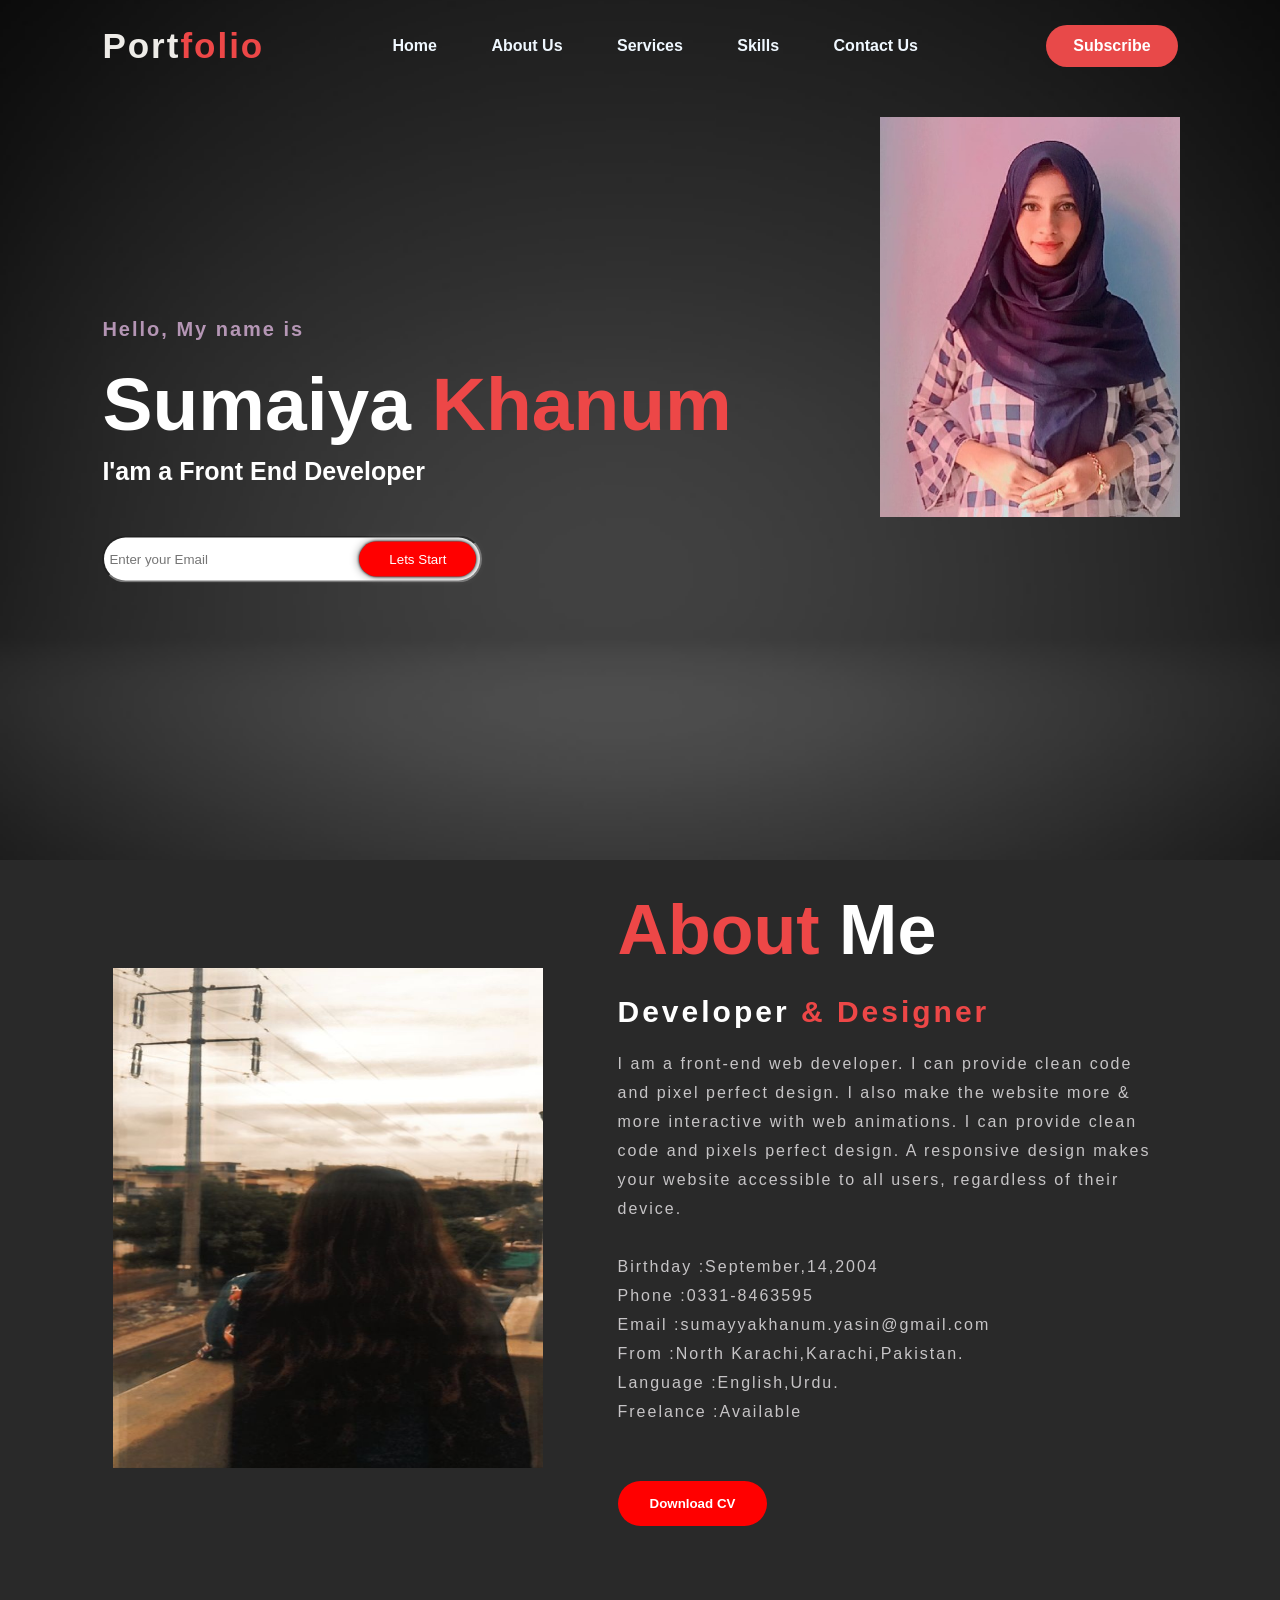
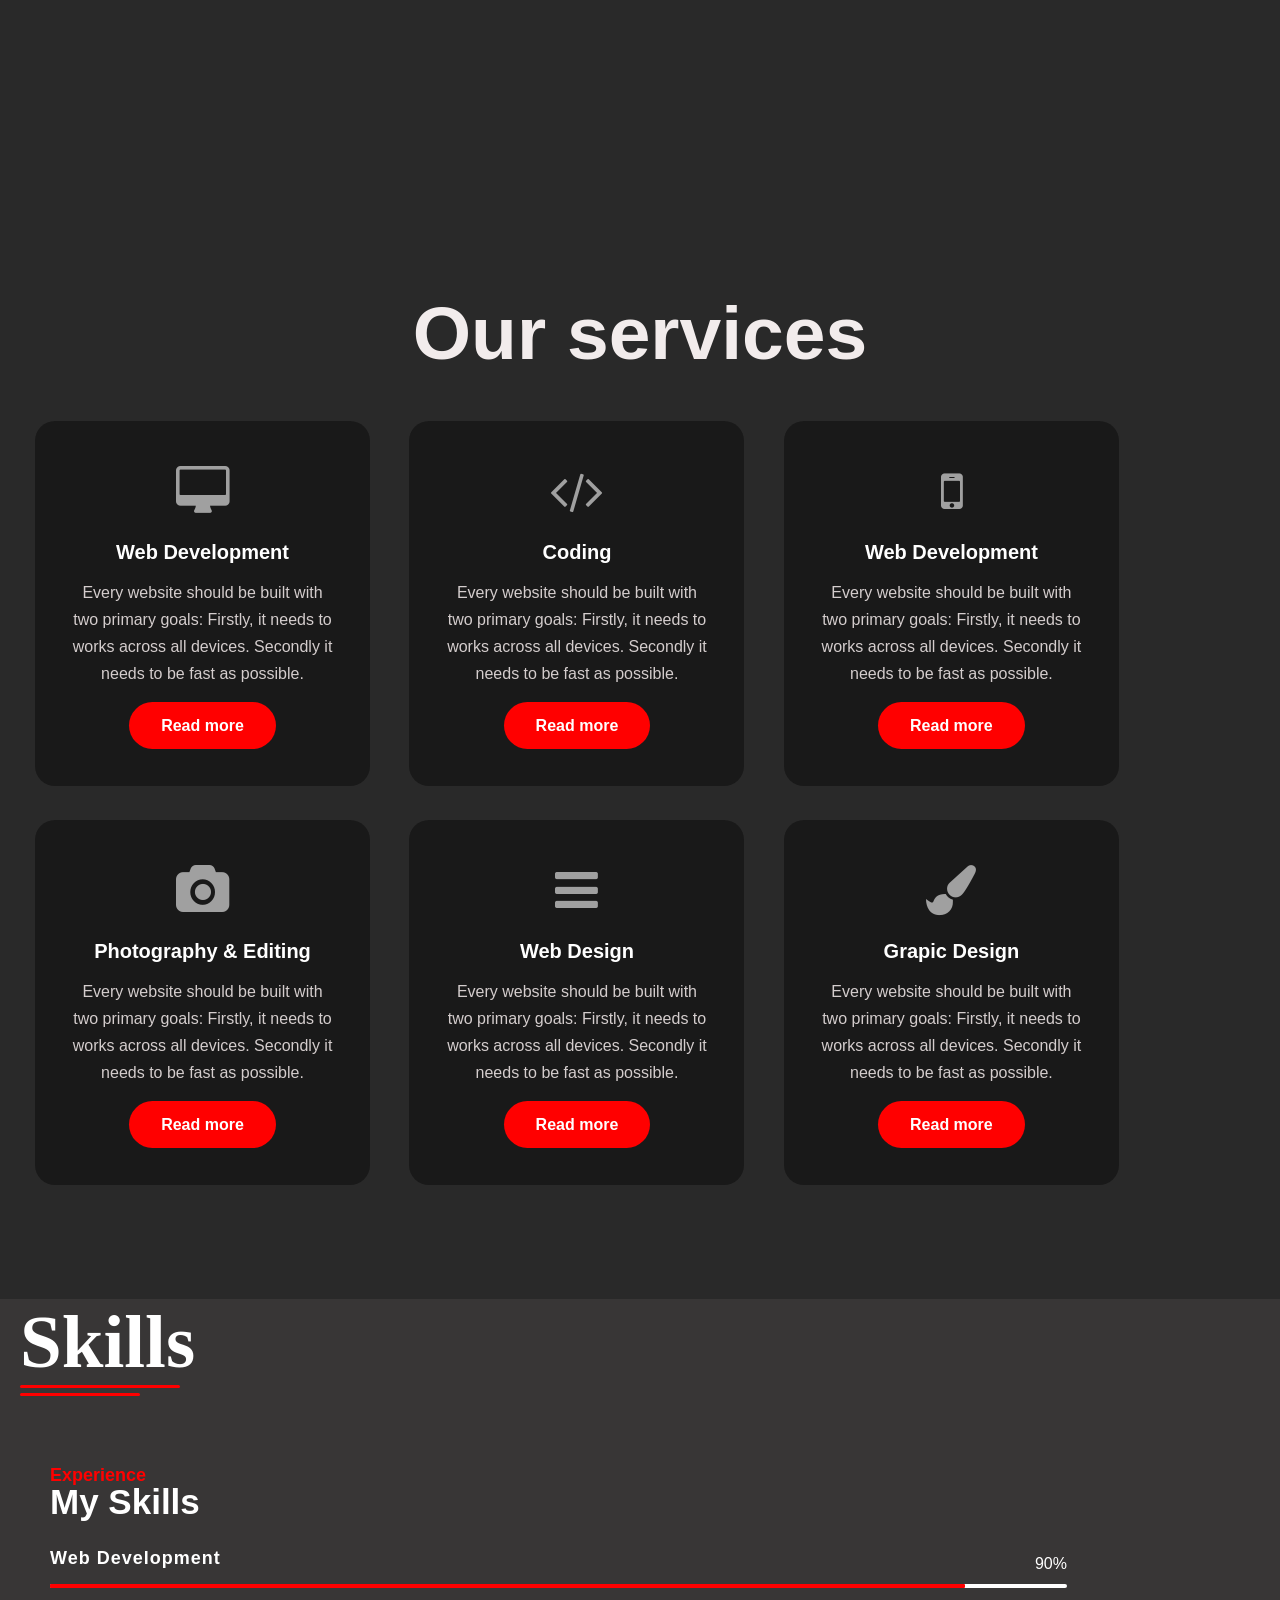
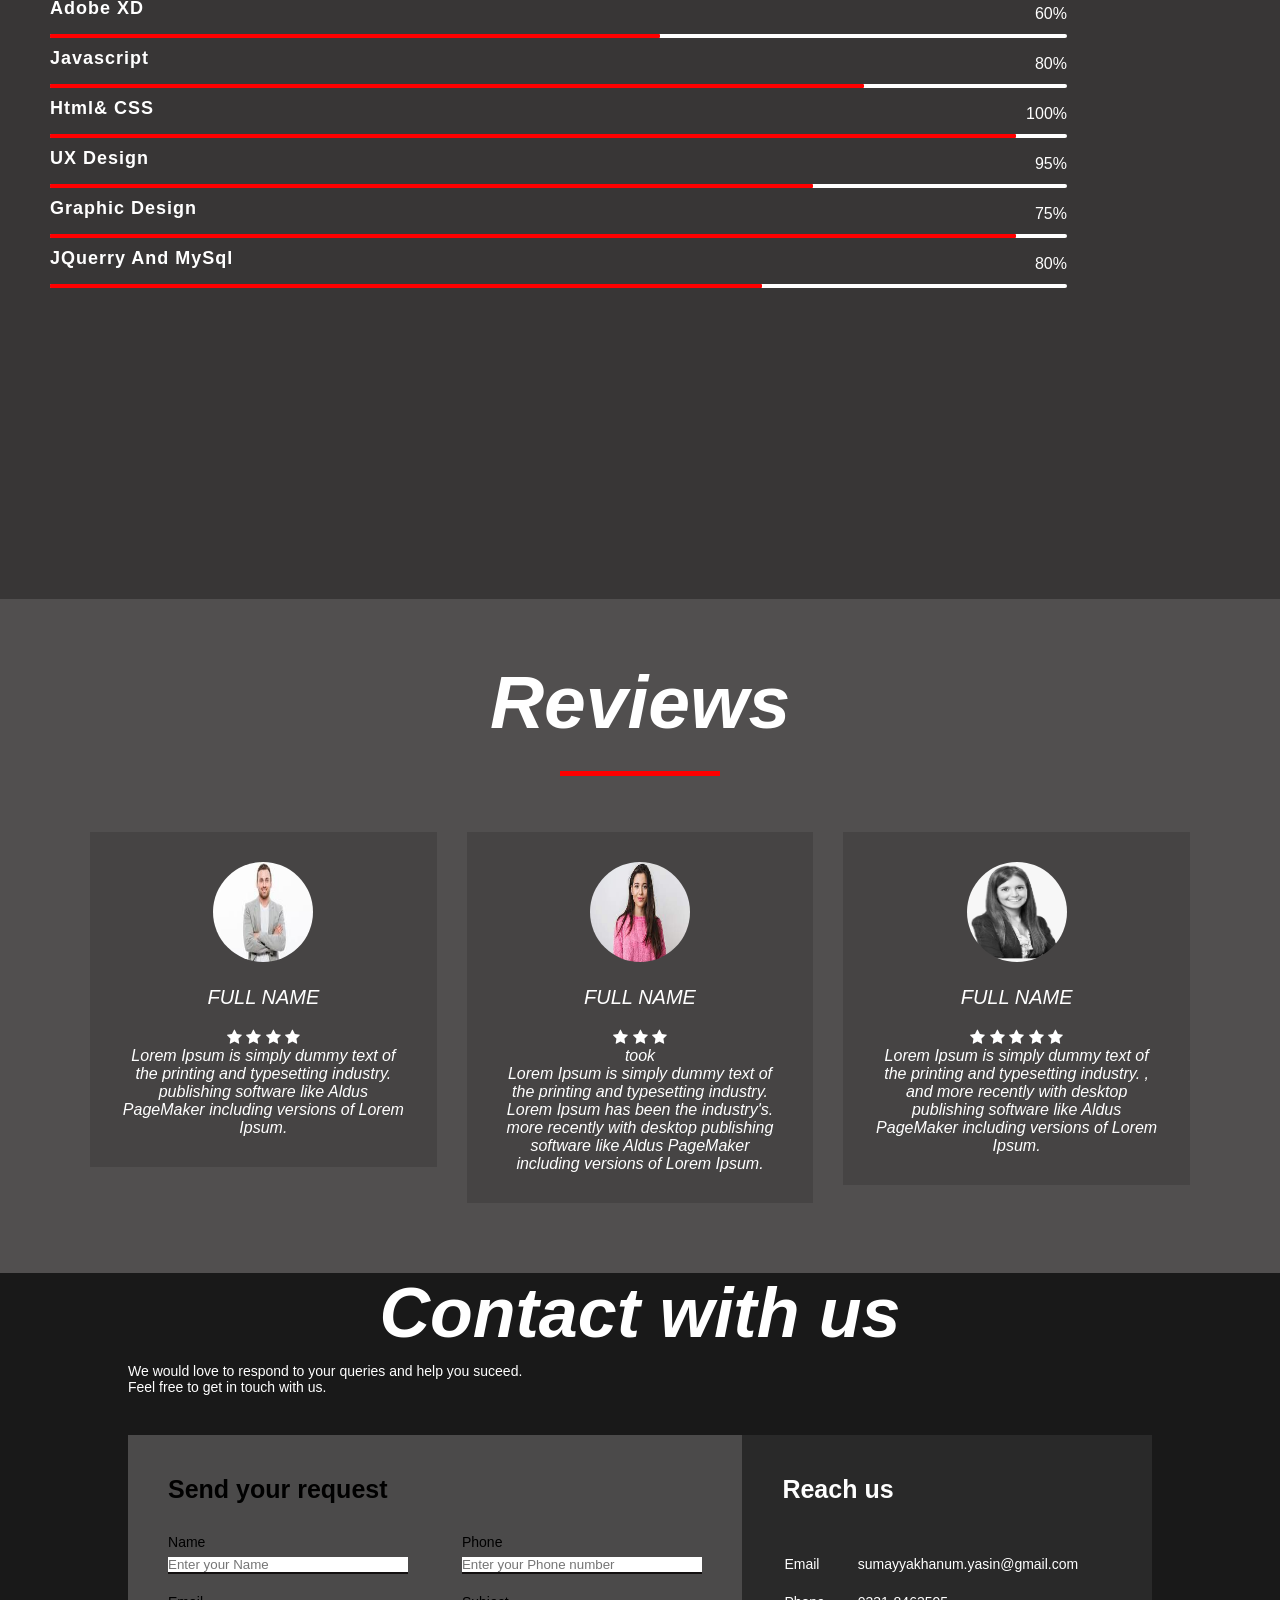
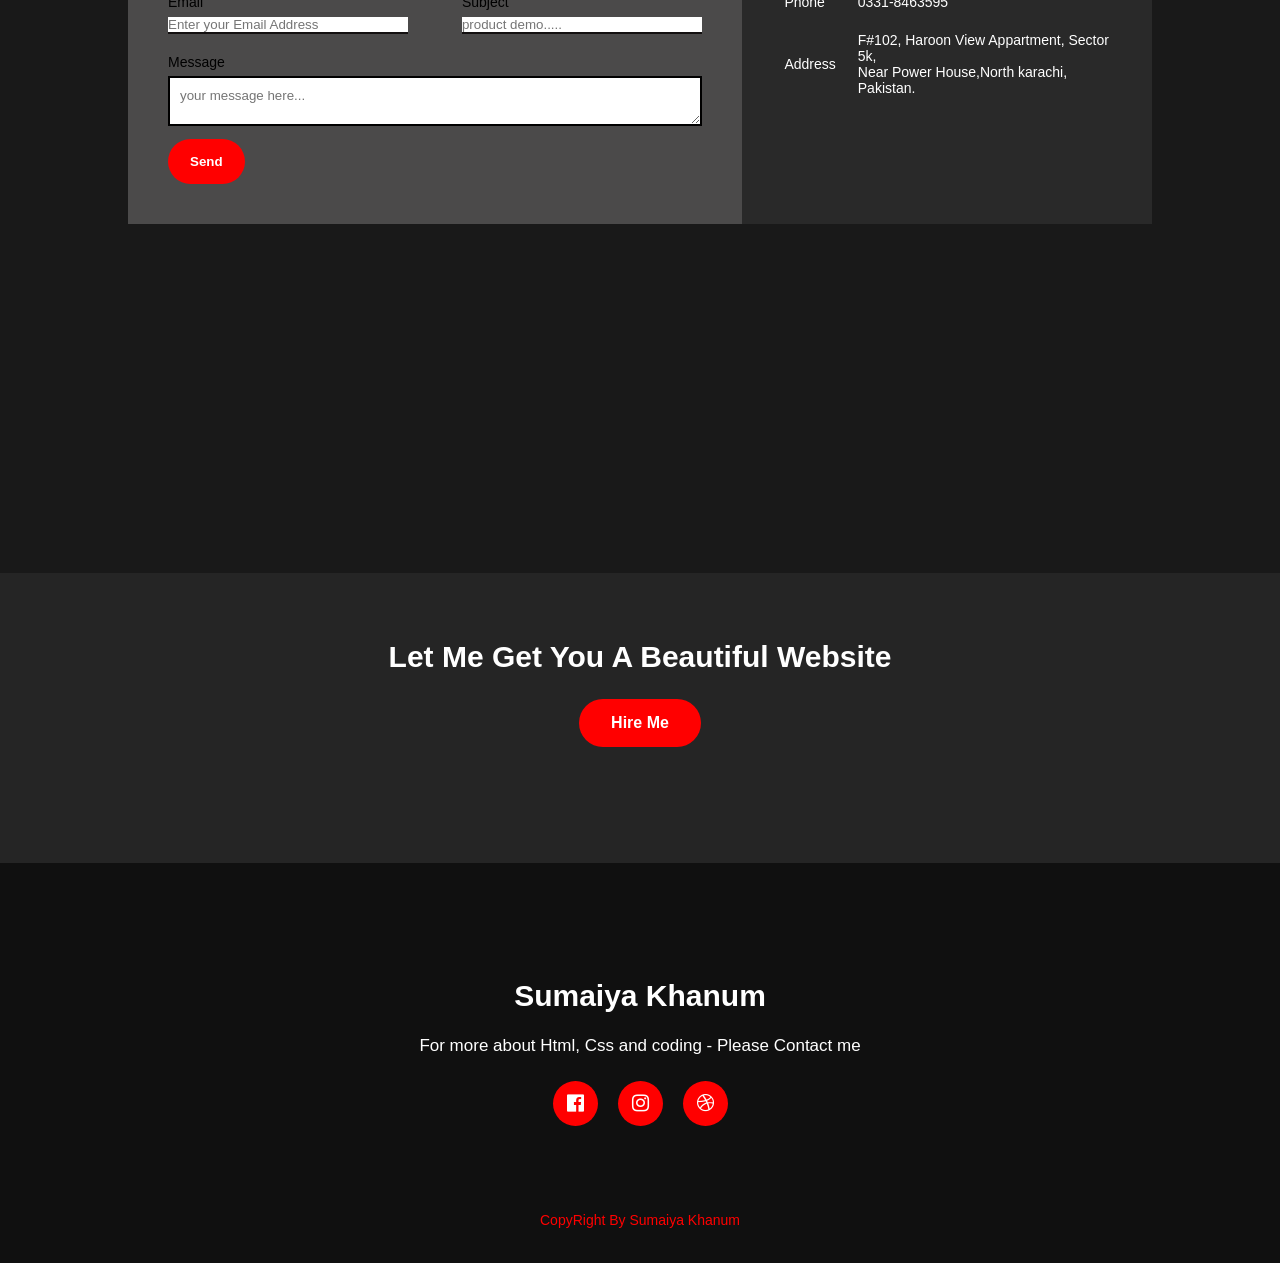
<file: index.html>
<!DOCTYPE html>
<html lang="en">
<head>
    <meta charset="UTF-8">
    <meta http-equiv="X-UA-Compatible" content="IE=edge">
    <meta name="viewport" content="width=device-width, initial-scale=1.0">
    <link rel="stylesheet" href="https://cdnjs.cloudflare.com/ajax/libs/font-awesome/4.7.0/css/font-awesome.css">
    <link rel="stylesheet" href="./home.css">
    <title>My Portfolio Website</title>
</head>
<body>
    <!-- hero section start -->
    <section>
    <div class="hero">
        <nav>
            <h2 class="logo">Port<span>folio</span></h2>
            <ul>
                <li><a href="./home.html">Home</a></li>
                <li><a href="./about.html">About us</a></li>
                <li><a href="./services.html">Services</a></li>
                <li><a href="./skill.html">Skills</a></li>
                <li><a href="./contact.html">Contact Us</a></li>
            </ul>
            <a href="#" class="btn">Subscribe</a>
        </nav>
        <div class="content">
            <h4>Hello, My name is</h4>
            <h1>Sumaiya <span>Khanum</span></h1>
            <h3>I'am a Front End Developer</h3>
            <div class="newslatter">
                <form action="">
                    <input type="Email" name="Email" id="mail" placeholder="Enter your Email ">
                    <input type="submit" name="submit" value="Lets Start">
                </form>
            </div>
        </div>
        <div class="y">
            <img src="./converted_image.jpg">
        </div>
    </div>
</section>
<!-----About Section Start----->
<section class="about">
    <div class="main">
        <img src="./Snapchat-1942779968.jpg">
        <div class="about-text">
            <h2><span>About</span> Me</h2>
            <h4>Developer <span>& Designer</span></h4>
            <p>I am a front-end web developer. I can provide clean code and pixel perfect design. 
                    I also make the website more & more interactive with web animations. 
                    I can provide clean code and pixels perfect design. 
                    A responsive design makes your website accessible to all users, regardless of their device.<br><br>
                Birthday            :September,14,2004<br>
                Phone               :0331-8463595<br>
                Email               :sumayyakhanum.yasin@gmail.com<br>
                From                :North Karachi,Karachi,Pakistan.<br>
                Language            :English,Urdu.<br>
                Freelance           :Available<br></p>
                <a href="Users/dell/Desktop/Khani/SUMAYYA%20KHANUM.pdf"><button class="button">Download CV</button></a>
        </div>
    </div>
</section>
<!-----Service Section Start----->
<div class="service">
    <div class="title">
        <h2>Our services</h2>
    </div>
    <div class="box">
        <div class="card">
            <i class="fa fa-desktop" aria-hidden="true"></i>
            <h5>Web Development</h5>
                <div class="pra">
                    <p>Every website should be built with two primary goals: Firstly, it needs to works across all devices. Secondly it needs to be fast as possible.</p>
                    <p><a  class="button"  href="#">Read more</a></p>
                </div>
        </div>
    </div>
    <div class="box">
        <div class="card">
            <i class="fa fa-code" aria-hidden="true"></i>
            <h5>Coding</h5>
                <div class="pra">
                    <p>Every website should be built with two primary goals: Firstly, it needs to works across all devices. Secondly it needs to be fast as possible.</p>
                    <p><a  class="button"  href="#">Read more</a></p>
                </div>
        </div>
    </div>
    <div class="box">
        <div class="card">
            <i class="fa fa-mobile" aria-hidden="true"></i>
            <h5>Web Development</h5>
                <div class="pra">
                    <p>Every website should be built with two primary goals: Firstly, it needs to works across all devices. Secondly it needs to be fast as possible.</p>
                    <p><a  class="button"  href="#">Read more</a></p>
                </div>
        </div>
    </div>
    <div class="box">
        <div class="card">
            <i class="fa fa-camera" aria-hidden="true"></i>
                <h5>Photography & Editing</h5>
                <div class="pra">
                    <p>Every website should be built with two primary goals: Firstly, it needs to works across all devices. Secondly it needs to be fast as possible.</p>
                    <p><a  class="button"  href="#">Read more</a></p>
                </div>
        </div>
    </div>
    <div class="box">
        <div class="card">
            <i class="fa fa-bars" aria-hidden="true"></i>
            <h5>Web Design</h5>
                <div class="pra">
                    <p>Every website should be built with two primary goals: Firstly, it needs to works across all devices. Secondly it needs to be fast as possible.</p>
                    <p><a  class="button"  href="#">Read more</a></p>
                </div>
        </div>
    </div>
    <div class="box">
        <div class="card">
            <i class="fa fa-paint-brush" aria-hidden="true"></i>
            <h5>Grapic Design</h5>
                <div class="pra">
                    <p>Every website should be built with two primary goals: Firstly, it needs to works across all devices. Secondly it needs to be fast as possible.</p>
                    <p><a  class="button"  href="#">Read more</a></p>
                </div>
        </div>
    </div>
</div>
<!-------My Skills Section-->
<section>
    <div class="section-title">
        <h1>Skills</h1>
    </div>
    <div class="skills">
        <h6>Experience</h6>
        <h2>My Skills</h2>
        <div class="skill-item">
            <h5>Web Development</h5>
            <div class="progress">
                <div class="progress-in" style="width:90%;"></div>
                <div class="skill-percent">90%</div>
            </div>
        </div>
        <div class="skill-item">
            <h5>Adobe XD</h5>
            <div class="progress">
                <div class="progress-in" style="width:60%;"></div>
                <div class="skill-percent">60%</div>
            </div>
        </div>
        <div class="skill-item">
            <h5>Javascript</h5>
            <div class="progress">
                <div class="progress-in" style="width:80%;"></div>
                <div class="skill-percent">80%</div>
            </div>
        </div>
        <div class="skill-item">
            <h5>Html& CSS</h5>
            <div class="progress">
                <div class="progress-in" style="width:95%;"></div>
                <div class="skill-percent">100%</div>
            </div>
        </div>
        <div class="skill-item">
            <h5>UX Design</h5>
            <div class="progress">
                <div class="progress-in" style="width:75%;"></div>
                <div class="skill-percent">95%</div>
            </div>
        </div>
        <div class="skill-item">
            <h5>Graphic Design</h5>
            <div class="progress">
                <div class="progress-in" style="width:95%;"></div>
                <div class="skill-percent">75%</div>
            </div>
        </div>
        <div class="skill-item">
            <h5>JQuerry And MySql</h5>
            <div class="progress">
                <div class="progress-in" style="width:70%;"></div>
                <div class="skill-percent">80%</div>
            </div>
        </div>
    </div>
</section>
<!------Review setion------->
<div class="testmonials">
    <div class="inner">
        <h1>Reviews</h1>
        <div class="border"></div>
        <div class="row">
            <div class="col">
                <div class="testmonial">
                    <img src="./p1.jfif">
                    <div class="name">Full name</div>
                    <div class="stars">
                        <i class="fa fa-star" aria-hidden="true"></i>
                        <i class="fa fa-star" aria-hidden="true"></i>
                        <i class="fa fa-star" aria-hidden="true"></i>
                        <i class="fa fa-star" aria-hidden="true"></i>
                        </div>
                        <p>Lorem Ipsum is simply dummy text of the printing and typesetting industry. publishing 
                            software like Aldus PageMaker including versions of Lorem Ipsum.</p>
                </div>
            </div>
            <div class="col">
                <div class="testmonial">
                    <img src="./p2.jfif">
                    <div class="name">Full name</div>
                    <div class="stars">
                        <i class="fa fa-star" aria-hidden="true"></i>
                        <i class="fa fa-star" aria-hidden="true"></i>
                        <i class="fa fa-star" aria-hidden="true"></i></div>took
                        <p>Lorem Ipsum is simply dummy text of the printing and typesetting industry. Lorem Ipsum has been the industry's. more recently with desktop publishing 
                            software like Aldus PageMaker including versions of Lorem Ipsum.</p>
                </div>
            </div>
            <div class="col">
                <div class="testmonial">
                    <img src="./p3.png">
                    <div class="name">Full name</div>
                    <div class="stars">
                        <i class="fa fa-star" aria-hidden="true"></i>
                        <i class="fa fa-star" aria-hidden="true"></i>
                        <i class="fa fa-star" aria-hidden="true"></i>
                        <i class="fa fa-star" aria-hidden="true"></i>
                        <i class="fa fa-star" aria-hidden="true"></i></div>
                        <p>Lorem Ipsum is simply dummy text of the printing and typesetting industry.  , and more recently with desktop publishing 
                            software like Aldus PageMaker including versions of Lorem Ipsum.</p>
                </div>
            </div>
        </div>
    </div>
</div>
<!----------Contact section start------->
<div class="s">
<div class="contain">
    <h1 style="color:white; text-align: center; font-style: italic; font-size: 70px;">Contact with us</h1>
    <p>We would love to respond to your queries and help you suceed.<br> Feel free to get in touch with us.</p>
     <div class="contact0-box">
        <div class="contact-left">
            <h3>Send your request</h3>
            <form action="">
                <div class="input-row">
                    <div class="input-group">
                        <label>Name</label>
                        <input type="text" placeholder="Enter your Name">
                    </div>
                    <div class="input-group">
                        <label>Phone</label>
                        <input type="text" placeholder="Enter your Phone number">
                    </div>
                </div>
                <div class="input-row">
                    <div class="input-group">
                        <label>Email</label>
                        <input type="email" placeholder="Enter your Email Address">
                    </div>
                    <div class="input-group">
                        <label>Subject</label>
                        <input type="text" placeholder="product demo.....">
                    </div>
                </div>
                <label>Message</label>
                <textarea name="" id="" cols="30" rows="10" placeholder="your message here..."></textarea>
                <a href="sumayyakhanum.yasin@gmail.com"><button type="submit">Send</button></a>
            </form>
        </div>
        <div class="contact-right">
            <h3>Reach us</h3>
            <table>
                <tr>
                    <td>Email</td>
                    <td>sumayyakhanum.yasin@gmail.com</td>
                </tr>
                <tr>
                    <td>Phone</td>
                    <td>0331-8463595</td>
                </tr>
                <tr>
                    <td>Address</td>
                    <td>F#102, Haroon View Appartment, Sector 5k,<br>Near Power House,North karachi, Pakistan.</td>
                </tr>
            </table>
        </div>
     </div>
</div>
</div>
<!---------contact------->
<div class="contact-me">
    <p>Let Me Get You A Beautiful Website</p>
    <a href="https://mail.google.com/mail/u/0/?tab=rm&ogbl#inbox" class="button-two">Hire Me</a>
</div>
<!--------footer section start-------->
<footer>
    <p>Sumaiya Khanum</p>
    <p>For more about Html, Css and coding - Please Contact me </p>
    <div class="social">
        <a href="https://www.facebook.com/sumayya.khanum.942"><i class="fa fa-facebook-official" aria-hidden="true"></i></a>
        <a href="https://www.instagram.com/accounts/onetap/?next=%2F"><i class="fa fa-instagram" aria-hidden="true"></i></a>
        <a href="#"><i class="fa fa-dribbble" aria-hidden="true"></i></a>
        
    </div>
    <p class="end">CopyRight By Sumaiya Khanum</p>
</footer>
</body>
</html>
</file>
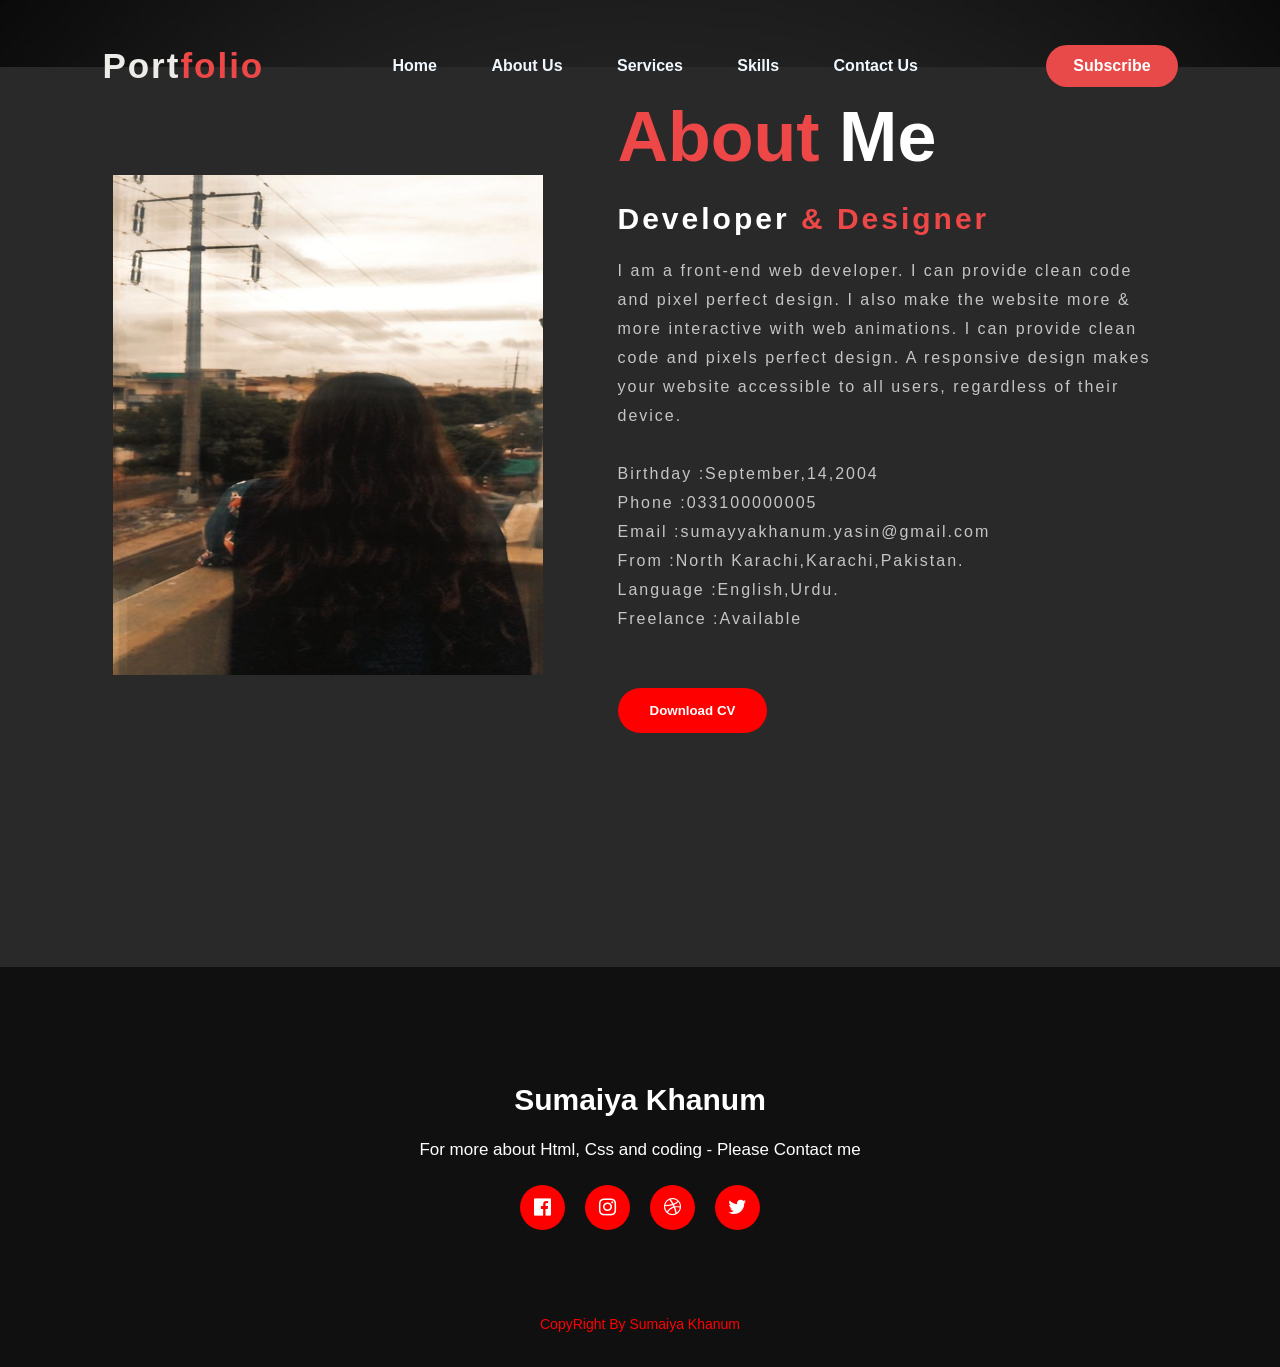
<file: about.html>
<!DOCTYPE html>
<html lang="en">
<head>
    <meta charset="UTF-8">
    <meta http-equiv="X-UA-Compatible" content="IE=edge">
    <meta name="viewport" content="width=device-width, initial-scale=1.0">
    <link rel="stylesheet" href="./home.css">
    <link rel="stylesheet" href="https://cdnjs.cloudflare.com/ajax/libs/font-awesome/4.7.0/css/font-awesome.css">
    <title>About me</title>
</head>
<body>
    <div class="hero">
        <nav>
            <h2 class="logo">Port<span>folio</span></h2>
            <ul>
                <li><a href="./home.html">Home</a></li>
                <li><a href="./about.html">About us</a></li>
                <li><a href="./services.html">Services</a></li>
                <li><a href="./skill.html">Skills</a></li>
                <li><a href="./contact.html">Contact Us</a></li>
            </ul>
            <a href="#" class="btn">Subscribe</a>
        </nav>
    <section class="about">
        <div class="main">
            <img src="./Snapchat-1942779968.jpg">
            <div class="about-text">
                <h2><span>About</span> Me</h2>
                <h4>Developer <span>& Designer</span></h4>
                <p>I am a front-end web developer. I can provide clean code and pixel perfect design. 
                        I also make the website more & more interactive with web animations. 
                        I can provide clean code and pixels perfect design. 
                        A responsive design makes your website accessible to all users, regardless of their device.<br><br>
                    Birthday            :September,14,2004<br>
                    Phone               :033100000005<br>
                    Email               :sumayyakhanum.yasin@gmail.com<br>
                    From                :North Karachi,Karachi,Pakistan.<br>
                    Language            :English,Urdu.<br>
                    Freelance           :Available<br></p>
                        <button class="button">Download CV</button>
            </div>
        </div>
    </section>
    <footer>
        <p>Sumaiya Khanum</p>
        <p>For more about Html, Css and coding - Please Contact me </p>
        <div class="social">
            <a href="#"><i class="fa fa-facebook-official" aria-hidden="true"></i></a>
            <a href="#"><i class="fa fa-instagram" aria-hidden="true"></i></a>
            <a href="#"><i class="fa fa-dribbble" aria-hidden="true"></i></a>
            <a href="#"><i class="fa fa-twitter" aria-hidden="true"></i></a>
        </div>
        <p class="end">CopyRight By Sumaiya Khanum</p>
    </footer>
</body>
</html>
</file>
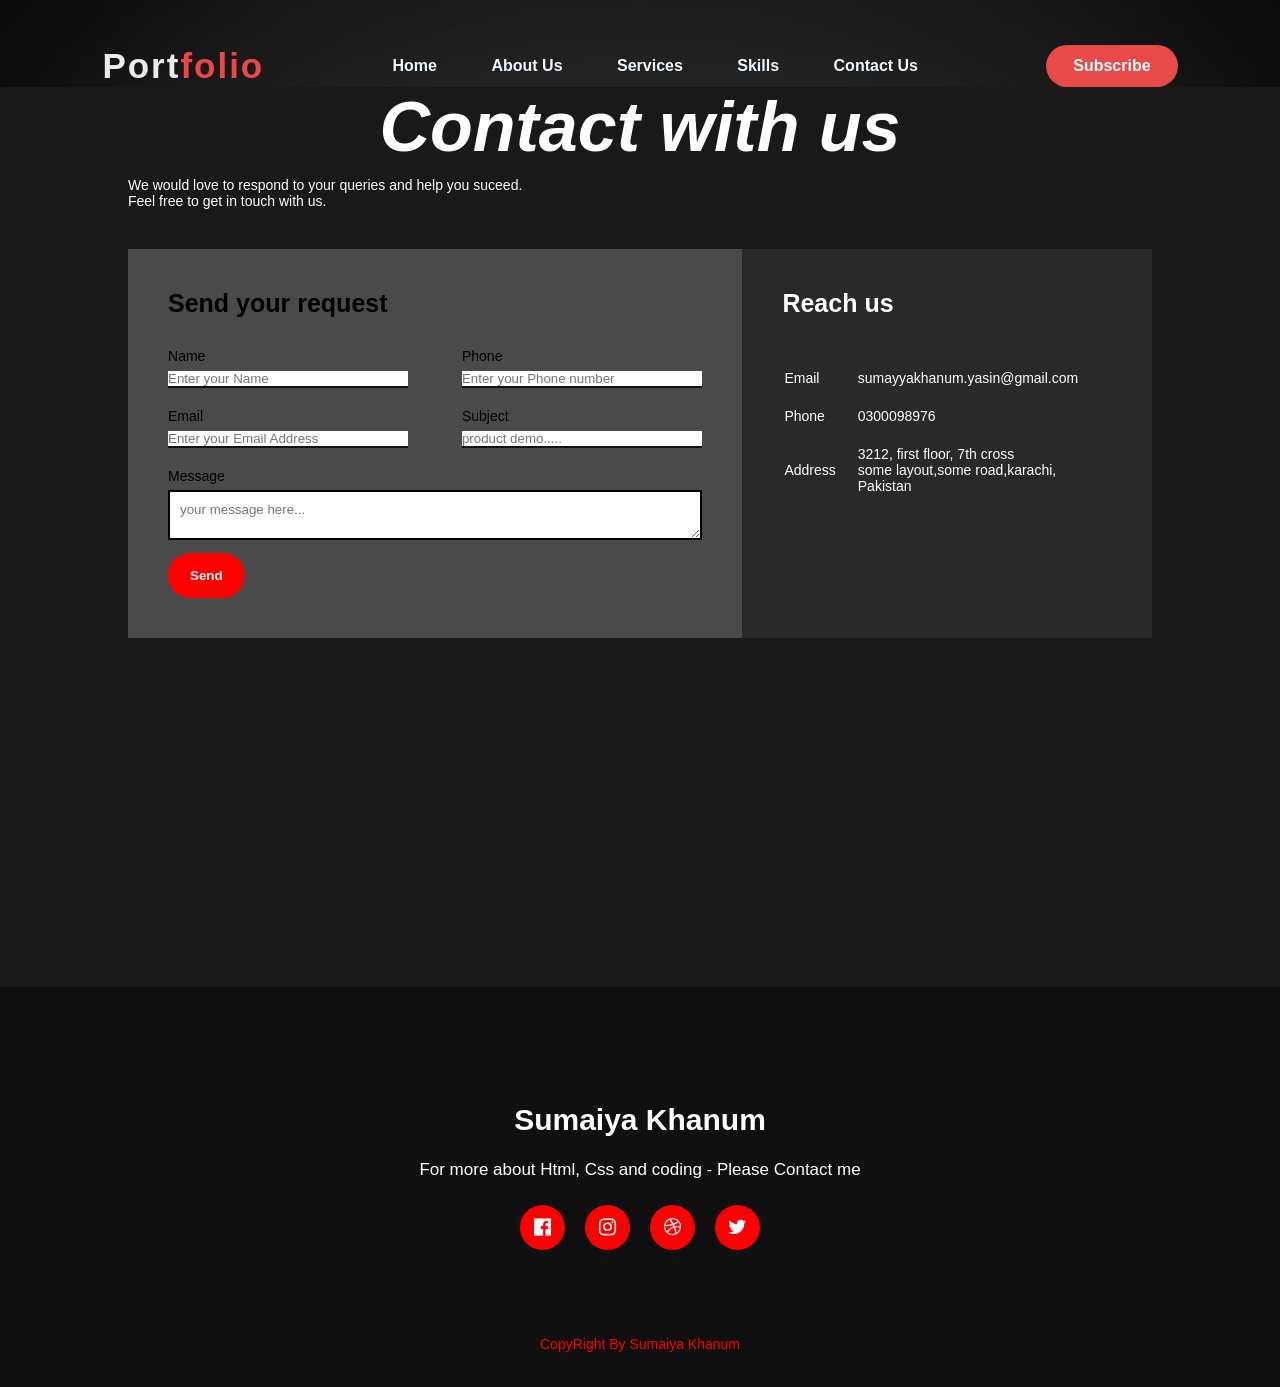
<file: contact.html>
<!DOCTYPE html>
<html lang="en">
<head>
    <meta charset="UTF-8">
    <meta http-equiv="X-UA-Compatible" content="IE=edge">
    <meta name="viewport" content="width=device-width, initial-scale=1.0">
    <link rel="stylesheet" href="https://cdnjs.cloudflare.com/ajax/libs/font-awesome/4.7.0/css/font-awesome.css">
    <title>Contact Us</title>
    <link rel="stylesheet" href="./home.css">
</head>
<body>
    <div class="hero">
        <nav>
            <h2 class="logo">Port<span>folio</span></h2>
            <ul>
                <li><a href="./home.html">Home</a></li>
                <li><a href="./about.html">About us</a></li>
                <li><a href="./services.html">Services</a></li>
                <li><a href="./skill.html">Skills</a></li>
                <li><a href="./contact.html">Contact Us</a></li>
            </ul>
            <a href="#" class="btn">Subscribe</a>
        </nav>
    <div class="s">
        <div class="contain">
            <h1 style="color:white; text-align: center; font-style: italic; font-size: 70px;">Contact with us</h1>
            <p>We would love to respond to your queries and help you suceed.<br> Feel free to get in touch with us.</p>
             <div class="contact0-box">
                <div class="contact-left">
                    <h3>Send your request</h3>
                    <form action="">
                        <div class="input-row">
                            <div class="input-group">
                                <label>Name</label>
                                <input type="text" placeholder="Enter your Name">
                            </div>
                            <div class="input-group">
                                <label>Phone</label>
                                <input type="text" placeholder="Enter your Phone number">
                            </div>
                        </div>
                        <div class="input-row">
                            <div class="input-group">
                                <label>Email</label>
                                <input type="email" placeholder="Enter your Email Address">
                            </div>
                            <div class="input-group">
                                <label>Subject</label>
                                <input type="text" placeholder="product demo.....">
                            </div>
                        </div>
                        <label>Message</label>
                        <textarea name="" id="" cols="30" rows="10" placeholder="your message here..."></textarea>
                        <button type="submit">Send</button>
                    </form>
                </div>
                <div class="contact-right">
                    <h3>Reach us</h3>
                    <table>
                        <tr>
                            <td>Email</td>
                            <td>sumayyakhanum.yasin@gmail.com</td>
                        </tr>
                        <tr>
                            <td>Phone</td>
                            <td>0300098976</td>
                        </tr>
                        <tr>
                            <td>Address</td>
                            <td>3212, first floor, 7th cross<br>some layout,some road,karachi, Pakistan</td>
                        </tr>
                    </table>
                </div>
             </div>
        </div>
        </div>
        <footer>
            <p>Sumaiya Khanum</p>
            <p>For more about Html, Css and coding - Please Contact me </p>
            <div class="social">
                <a href="#"><i class="fa fa-facebook-official" aria-hidden="true"></i></a>
                <a href="#"><i class="fa fa-instagram" aria-hidden="true"></i></a>
                <a href="#"><i class="fa fa-dribbble" aria-hidden="true"></i></a>
                <a href="#"><i class="fa fa-twitter" aria-hidden="true"></i></a>
            </div>
            <p class="end">CopyRight By Sumaiya Khanum</p>
        </footer>
</body>
</html>
</file>
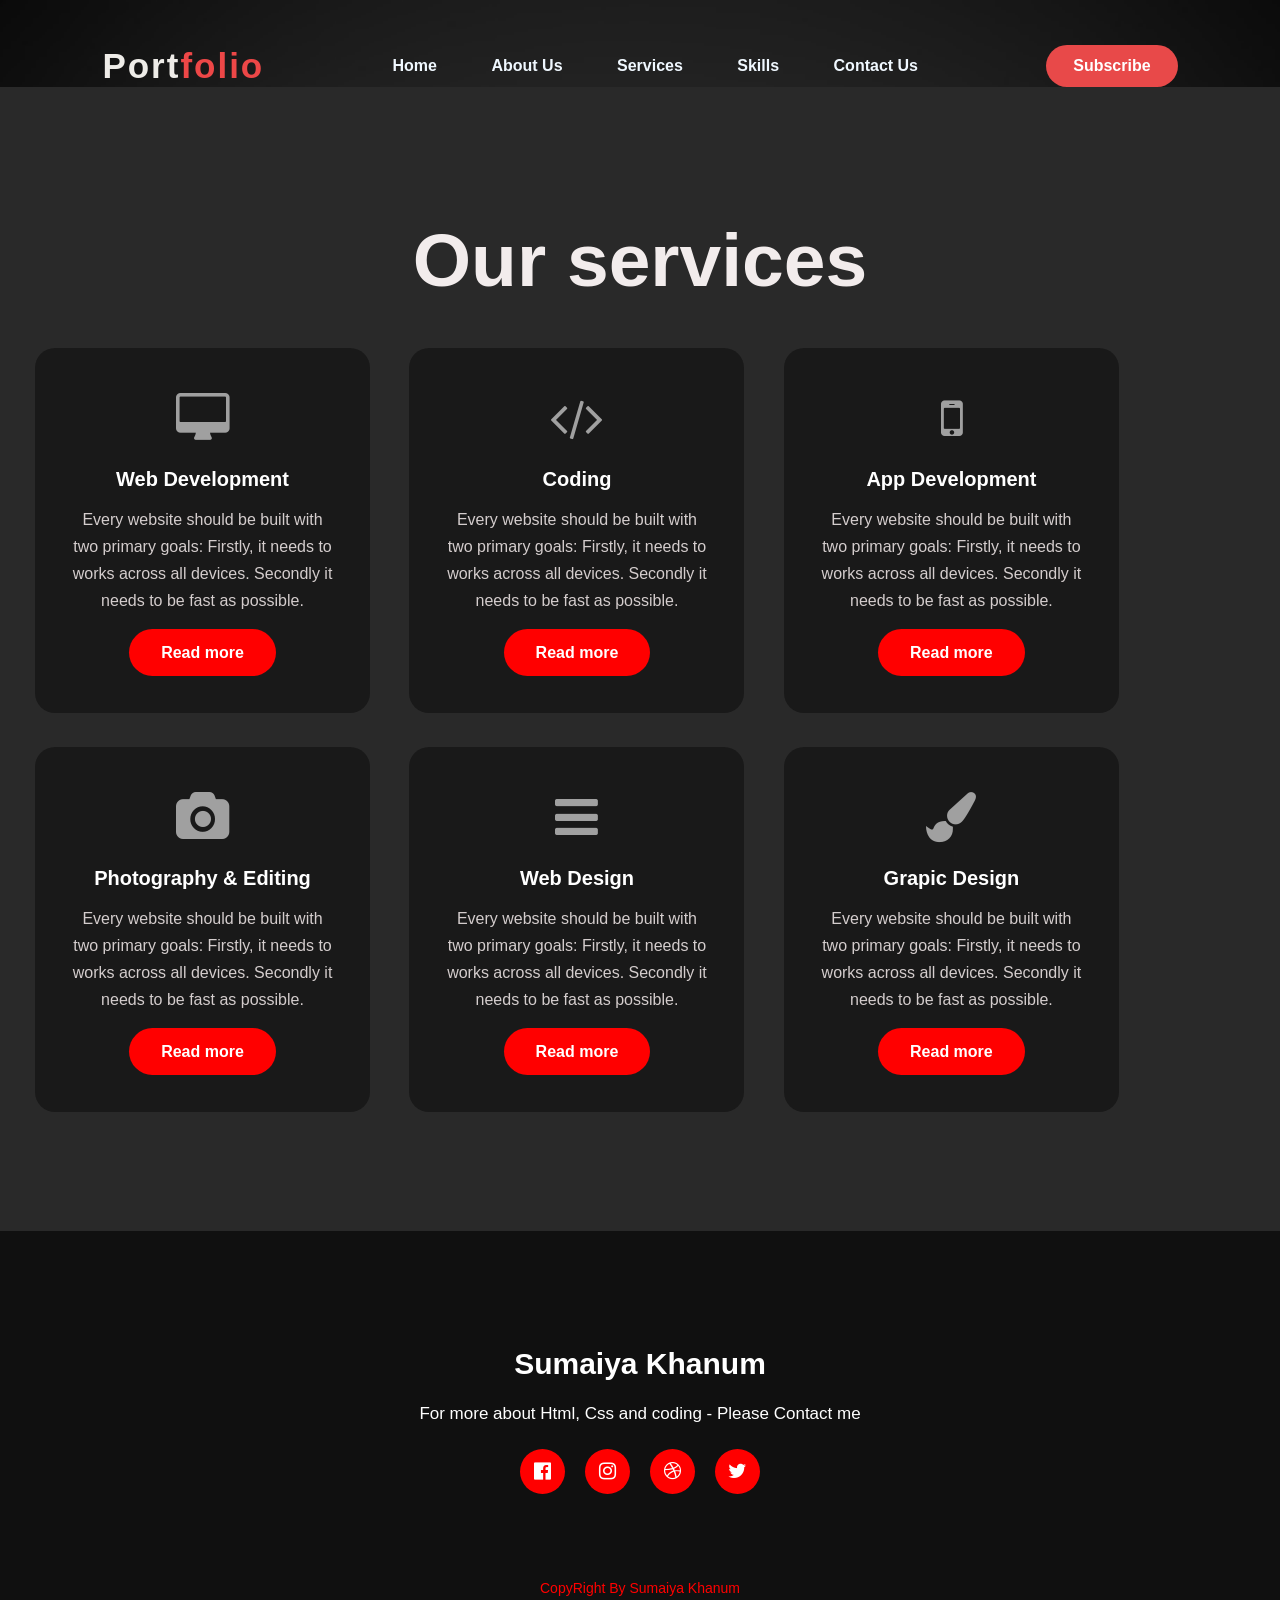
<file: services.html>
<!DOCTYPE html>
<html lang="en">
<head>
    <meta charset="UTF-8">
    <meta http-equiv="X-UA-Compatible" content="IE=edge">
    <meta name="viewport" content="width=device-width, initial-scale=1.0">
    <link rel="stylesheet" href="./home.css">
    <link rel="stylesheet" href="https://cdnjs.cloudflare.com/ajax/libs/font-awesome/4.7.0/css/font-awesome.css">
    <title>Our Services</title>
</head>
<body>
    <div class="hero">
        <nav>
            <h2 class="logo">Port<span>folio</span></h2>
            <ul>
                <li><a href="./home.html">Home</a></li>
                <li><a href="./about.html">About us</a></li>
                <li><a href="./services.html">Services</a></li>
                <li><a href="./skill.html">Skills</a></li>
                <li><a href="./contact.html">Contact Us</a></li>
            </ul>
            <a href="#" class="btn">Subscribe</a>
        </nav>
    <div class="service">
        <div class="title">
            <h2>Our services</h2>
        </div>
        <div class="box">
            <div class="card">
                <i class="fa fa-desktop" aria-hidden="true"></i>
                <h5>Web Development</h5>
                    <div class="pra">
                        <p>Every website should be built with two primary goals: Firstly, it needs to works across all devices. Secondly it needs to be fast as possible.</p>
                        <p><a  class="button"  href="#">Read more</a></p>
                    </div>
            </div>
        </div>
        <div class="box">
            <div class="card">
                <i class="fa fa-code" aria-hidden="true"></i>
                <h5>Coding</h5>
                    <div class="pra">
                        <p>Every website should be built with two primary goals: Firstly, it needs to works across all devices. Secondly it needs to be fast as possible.</p>
                        <p><a  class="button"  href="#">Read more</a></p>
                    </div>
            </div>
        </div>
        <div class="box">
            <div class="card">
                <i class="fa fa-mobile" aria-hidden="true"></i>
                <h5>App Development</h5>
                    <div class="pra">
                        <p>Every website should be built with two primary goals: Firstly, it needs to works across all devices. Secondly it needs to be fast as possible.</p>
                        <p><a  class="button"  href="#">Read more</a></p>
                    </div>
            </div>
        </div>
        <div class="box">
            <div class="card">
                <i class="fa fa-camera" aria-hidden="true"></i>
                    <h5>Photography & Editing</h5>
                    <div class="pra">
                        <p>Every website should be built with two primary goals: Firstly, it needs to works across all devices. Secondly it needs to be fast as possible.</p>
                        <p><a  class="button"  href="#">Read more</a></p>
                    </div>
            </div>
        </div>
        <div class="box">
            <div class="card">
                <i class="fa fa-bars" aria-hidden="true"></i>
                <h5>Web Design</h5>
                    <div class="pra">
                        <p>Every website should be built with two primary goals: Firstly, it needs to works across all devices. Secondly it needs to be fast as possible.</p>
                        <p><a  class="button"  href="#">Read more</a></p>
                    </div>
            </div>
        </div>
        <div class="box">
            <div class="card">
                <i class="fa fa-paint-brush" aria-hidden="true"></i>
                <h5>Grapic Design</h5>
                    <div class="pra">
                        <p>Every website should be built with two primary goals: Firstly, it needs to works across all devices. Secondly it needs to be fast as possible.</p>
                        <p><a  class="button"  href="#">Read more</a></p>
                    </div>
            </div>
        </div>
    </div>
    <footer>
        <p>Sumaiya Khanum</p>
        <p>For more about Html, Css and coding - Please Contact me </p>
        <div class="social">
            <a href="#"><i class="fa fa-facebook-official" aria-hidden="true"></i></a>
            <a href="#"><i class="fa fa-instagram" aria-hidden="true"></i></a>
            <a href="#"><i class="fa fa-dribbble" aria-hidden="true"></i></a>
            <a href="#"><i class="fa fa-twitter" aria-hidden="true"></i></a>
        </div>
        <p class="end">CopyRight By Sumaiya Khanum</p>
    </footer>
</body>
</html>
</file>
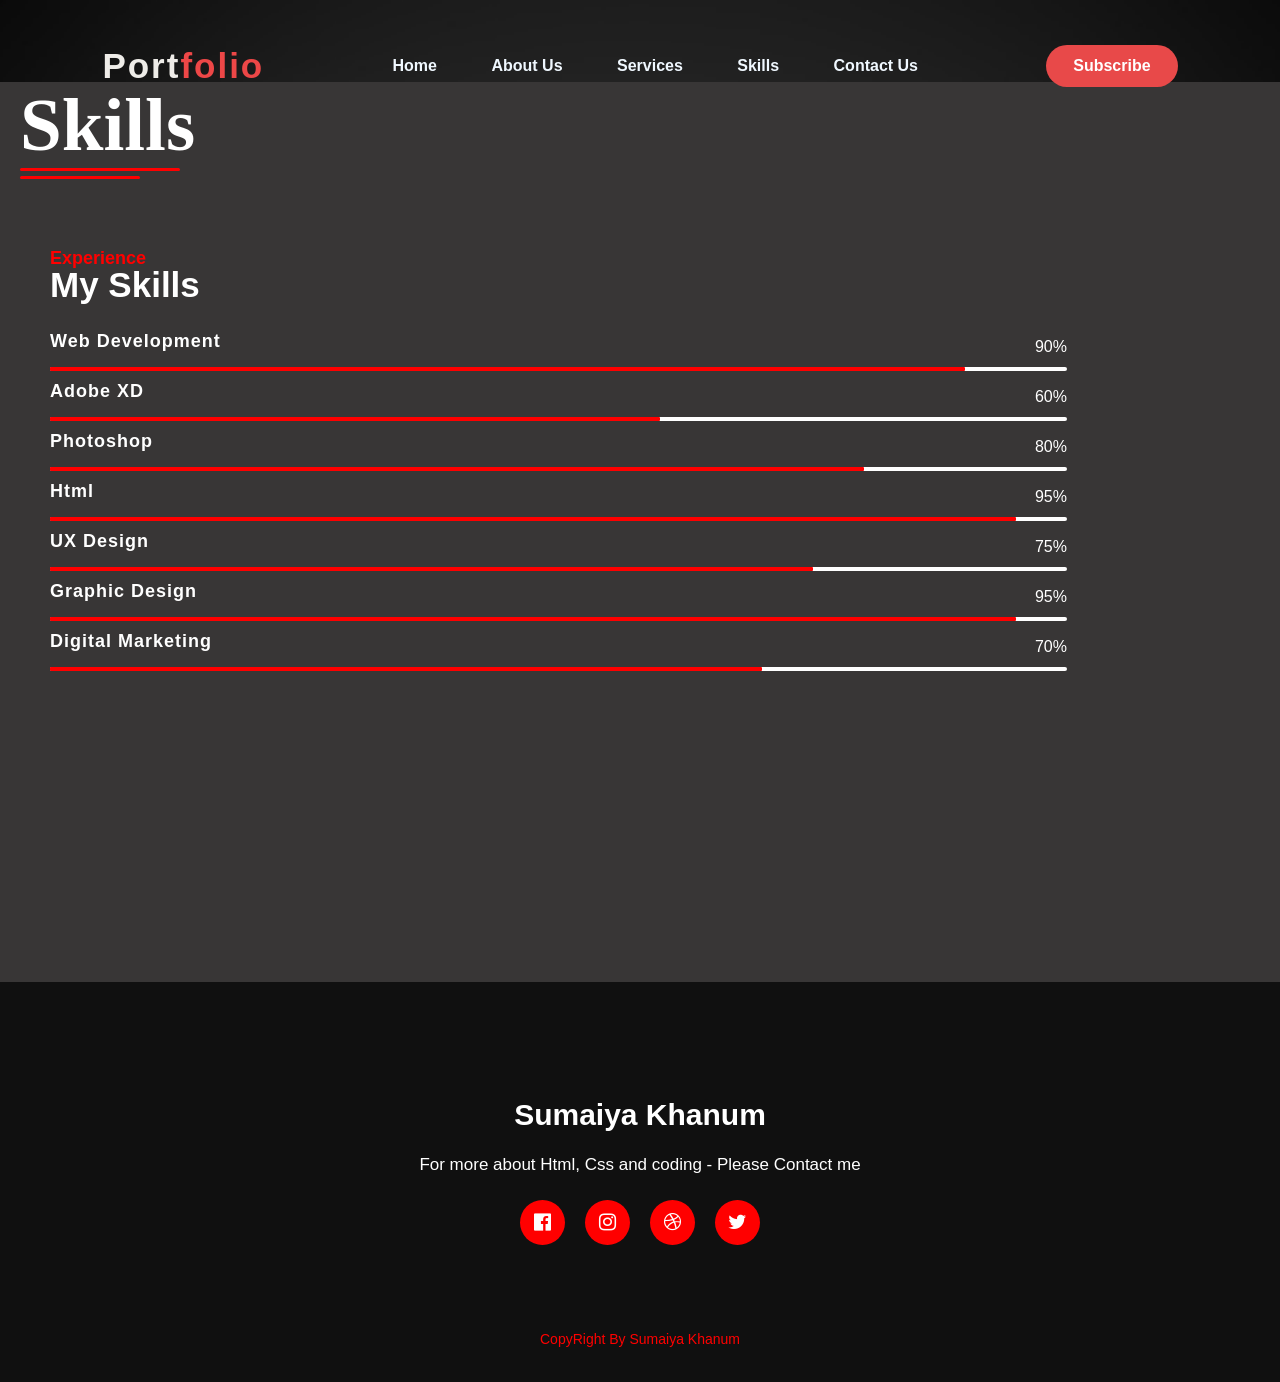
<file: skill.html>
<!DOCTYPE html>
<html lang="en">
<head>
    <meta charset="UTF-8">
    <meta http-equiv="X-UA-Compatible" content="IE=edge">
    <meta name="viewport" content="width=device-width, initial-scale=1.0">
    <link rel="stylesheet" href="./home.css">
    <link rel="stylesheet" href="https://cdnjs.cloudflare.com/ajax/libs/font-awesome/4.7.0/css/font-awesome.css">
    <title>My Skills</title>
</head>
<body>
    <div class="hero">
        <nav>
            <h2 class="logo">Port<span>folio</span></h2>
            <ul>
                <li><a href="./home.html">Home</a></li>
                <li><a href="./about.html">About us</a></li>
                <li><a href="./services.html">Services</a></li>
                <li><a href="./skill.html">Skills</a></li>
                <li><a href="./contact.html">Contact Us</a></li>
            </ul>
            <a href="#" class="btn">Subscribe</a>
        </nav>
        <section>
            <div class="section-title">
                <h1>Skills</h1>
            </div>
            <div class="skills">
                <h6>Experience</h6>
                <h2>My Skills</h2>
                <div class="skill-item">
                    <h5>Web Development</h5>
                    <div class="progress">
                        <div class="progress-in" style="width:90%;"></div>
                        <div class="skill-percent">90%</div>
                    </div>
                </div>
                <div class="skill-item">
                    <h5>Adobe XD</h5>
                    <div class="progress">
                        <div class="progress-in" style="width:60%;"></div>
                        <div class="skill-percent">60%</div>
                    </div>
                </div>
                <div class="skill-item">
                    <h5>Photoshop</h5>
                    <div class="progress">
                        <div class="progress-in" style="width:80%;"></div>
                        <div class="skill-percent">80%</div>
                    </div>
                </div>
                <div class="skill-item">
                    <h5>Html</h5>
                    <div class="progress">
                        <div class="progress-in" style="width:95%;"></div>
                        <div class="skill-percent">95%</div>
                    </div>
                </div>
                <div class="skill-item">
                    <h5>UX Design</h5>
                    <div class="progress">
                        <div class="progress-in" style="width:75%;"></div>
                        <div class="skill-percent">75%</div>
                    </div>
                </div>
                <div class="skill-item">
                    <h5>Graphic Design</h5>
                    <div class="progress">
                        <div class="progress-in" style="width:95%;"></div>
                        <div class="skill-percent">95%</div>
                    </div>
                </div>
                <div class="skill-item">
                    <h5>Digital Marketing</h5>
                    <div class="progress">
                        <div class="progress-in" style="width:70%;"></div>
                        <div class="skill-percent">70%</div>
                    </div>
                </div>
            </div>
        </section>
        <footer>
            <p>Sumaiya Khanum</p>
            <p>For more about Html, Css and coding - Please Contact me </p>
            <div class="social">
                <a href="#"><i class="fa fa-facebook-official" aria-hidden="true"></i></a>
                <a href="#"><i class="fa fa-instagram" aria-hidden="true"></i></a>
                <a href="#"><i class="fa fa-dribbble" aria-hidden="true"></i></a>
                <a href="#"><i class="fa fa-twitter" aria-hidden="true"></i></a>
            </div>
            <p class="end">CopyRight By Sumaiya Khanum</p>
        </footer>
</body>
</html>
</file>
<file: home.css>
*{
    padding:0;
    margin:0;
    font-family:sans-serif;
    box-sizing: border-box;
}
.hero{
    height: 100vh;
    width: 100%;
    background-image: url(./background\ img\ 2.jpg);
    background-size: cover;
    background-position: center;
    /* background-repeat: no-repeat; */
    /* background-color: darkcyan; */
}
nav{
    display:flex;
    align-items: center;
    justify-content: space-between;
    padding-top:45px;
    padding-left: 8%;
    padding-right: 8%;
}
.logo{
    color: rgb(238, 236, 232);
    font-size: 35px;
    letter-spacing: 2px;
    cursor: pointer;
}
span{
    color: rgb(237, 71, 71);
}
nav ul li{
    list-style-type: none;
    display: inline-block;
    padding: 10px  25px;
    
}
nav ul li a{
    color:aliceblue;
    text-decoration: none;
    font-weight: bold;
    text-transform: capitalize;
    animation: sumaiya;
    animation-timing-function: ease-in-out;
    animation-duration: 2s;
    /* animation-delay: s; */
    animation-duration: 2s;
    animation-iteration-count: infinite;
}
@keyframes sumaiya{
    from{
        color:white;
    }
    To{
        color:red;
    }
}
nav ul li a:hover{
    /* color: rgb(232, 73, 73); */
    /* transition: 2s; */
}

.btn{
    background-color: rgb(232, 73,73);
    color: white;
    text-decoration: none;
    border: 2px solid transparent;
    font-weight: bold;
    padding: 10px 25px;
    border-radius: 30px;
    transition:2s;
}
.btn:hover{
    transform: scale(1.2);
}
.content{
    position: absolute;
    top: 50%;
    left: 8%;
    transform: translateY(-50%);
}
h1{
    color: white;
    margin: 20px 0px 20px;
    font-size: 75px;
}
h3{
    color: white;
    font-size: 25px;
    margin-bottom: 50px;
}
h4{
    color: rgba(216, 178, 216, 0.8);
    letter-spacing: 2px;
    font-size: 20px;
}
.newslatter form{
    width: 380px;
    max-width: 100%;
    position: relative;
}
.newslatter form input:first-child{
    display: inline-block;
    width: 100%;
    padding: 14px 130px 14px 5px;
    bottom: 2px solid red;
    outline: none;
    border-radius: 30px;
}
.newslatter form input:last-child{
    position: absolute;
    display: inline-block;
    outline: none;
    border: none;
    padding: 10px 30px;
    border-radius: 30px;
    background-color: red;
    color: white;
    box-shadow: 0px 0px 3px #000,0px 0px 10px #858585;
    top:6px;
    right: 6px;
    cursor: pointer;
}
.y{
    height: 400px;
    width: 300px;
    float: right;
    margin: 50px 100px 40px 40px;
    } 
.y img{
    height: 100%;
    width: 100%;
}
.about{
    width: 100%;
    height: 100px 0px;
    background-color: #292929;
}
.about img{
    height: 500px;
    width: 430px;
}
.about-text{
    width: 550px;
}
.main{
    width: 1130px;
    max-width: 95%;
    margin: 0 auto;
    display: flex;
    justify-content:space-around;
    align-items: center;
}
.about-text h2{
    color: white;
    font-size: 70px;
    text-transform: capitalize;
    margin-bottom: 25px;
    margin-top: 30px;
}
.about-text h4{
    color: white;
    text-transform: capitalize;
    font-size: 30px;
    letter-spacing: 3px;
    margin-bottom: 20px;
}
.about-text p{
    color:rgba(238, 235, 238, 0.8);
    letter-spacing: 2px;
    font-size: 16px;
    margin-bottom: 45px;
    line-height:29px;
}
.button{
    color:white;
    background-color: red;
    text-decoration: none;
    border: 2px solid transparent;
    font-weight: bold;
    padding: 13px 30px;
    border-radius: 35px;
    transition: 2s;
    margin-bottom: 50px;
    cursor: pointer;

}
.service{
    background-color: #292929;
    width: 100%;
padding: 100px  0px;
}
.title h2{
    color: rgb(242, 236, 236);
    font-size: 75px;
    width: 1100px;
    margin: 30px auto;
    text-align: center;
}
.box{
    display: inline-block;
    height: 200px;
    width: 350px;
    margin-bottom: 25px;
    margin-left: 20px;
   
}
.card{
    height: 365px;
    width: 335px;
    padding: 20px 35px;
    background-color: #191919;
    border-radius: 20px;
    margin: 15px;
    position: relative;
    overflow: hidden;
    text-align: center;
}
.card i{
    font-size: 50px;
    display: block;
    text-align: center;
    margin: 25px 0px;
    color:rgb(160, 160, 160);
}
h5{
    font-size: 20px;
    margin-bottom: 15px;
    color: white;
}
.pra p{
    color: #d4cdcd;
    font-size: 16px;
    line-height: 27px;
    margin-bottom: 25px;
}
.button:hover{
    background-color: transparent;
    border: 2px solid red;
    cursor: pointer;
}

section{
     background-color: #383636;
     height: 100vh;
     width: 100%;
    margin-top: -20px;
}
.section-title h1{
    /* text-align: center; */
    color: white;
    font-family:serif;
    font-size: 75px;
    margin-left: 20px;
    margin-top: 15px;
    position: relative;
}
.section-title h1::before{
    content: '';
    border-radius: 2px;
    width: 160px;
    height: 3px;
    background-color: red;
    top: 100%;
    left: 0;
    position: absolute;
}
.section-title h1::after{
    content: '';
    border-radius: 2px;
    width: 120px;
    height: 3px;
    background-color: red;
    top: 100%;
    left: 0;
    position: absolute;
    margin-top: 8px;
}
.skills{
    margin-top: 80px;
    margin-left: 50px;
}
h6{
    color: red;
    font-size: 18px;
}
.skills h2{
    color: white;
    font-size: 35px;
    line-height: 2rem;
    margin-bottom: 30px;
    font-family: 'Lucida Sans', 'Lucida Sans Regular', 'Lucida Grande', 'Lucida Sans Unicode', Geneva, Verdana, sans-serif;
}
.skill-item{
    margin-bottom: 10px;
    margin-right: 100px;
}
.skills h5{
    color: #fff;
    font-size: 18px;
    letter-spacing: 1px;
    font-family: 'Franklin Gothic Medium', 'Arial Narrow', Arial, sans-serif;
}
.progress{
    background-color: #fff;
    height: 4px;
    border-radius: 2px;
    width: 90%;
    position: relative;
}
.progress-in{
    position: absolute;
    top: 0;
    left: 0;
    height: 100%;
    border-radius: 1px;
    background-color: red;
}
.skill-percent{
    line-height: 40px;
    position: absolute;
    right: 0;
    color: #fff;
    top: -40px;
    font-weight: 400;
}
.testmonials{
    padding: 40px 0px;
    background-color: #514f4f;
    color: white;
    text-align: center;
    font-style: italic;
}
.inner{
    max-width: 1200px;
    margin: auto;
    overflow: hidden;
    padding: 0 20px;
}
.border{
    width: 160px;
    height: 5px;
    background-color: red;
    margin: 26px auto;
}
.row{
    display:flex;
    flex-wrap: wrap;
    justify-content: center;
    padding: 15px;
}
.col{
    flex: 33.33%;
    max-width: 33.33%;
    box-sizing: border-box;
    padding: 15px;
}
.testmonial{
    background-color: rgb(70, 68, 68);
    padding: 30px;

}
.testmonial img{
    width: 100px;
    height: 100px;
    border-radius: 50%;
}
.name{
    font-size: 20px;
    text-transform: uppercase;
    margin: 20px 0px;
}
.s{
    background-color: #191919;
    width: 100%;
    height: 100vh;
    margin-top: -50px;
    font-size: 14px;
}
.contain{
    width: 80%;
    margin: 50px auto;
    /* border: 2px solid white; */
}
.contact0-box{
    background-color: white;
    display:flex;
    justify-content: right;
}
.contact-left{
    flex-basis: 60%;
    padding: 40px 40px;
    background-color: #4b4a4a;
}
.contact-right{
    flex-basis: 40%;
    padding: 40px;
    background-color: #292929;
    /* color: white; */
}
h1{
    margin-bottom: 10px;
}
.contain p{
    margin-bottom: 40px;
}
.input-row{
    display: flex;
    justify-content: space-between;
    margin-bottom: 20px;
}
.input-row .input-group{
   flex-basis: 45%;  
}
.input-row .input-group input{
    width: 100%;
    border: none;
    border-bottom: 2px solid rgb(19, 16, 16);
    outline: none;
}
textarea{
    width: 100%;
    height: 50px;
    border: 2px solid black;
    outline:none;
    padding: 10px;
    box-sizing: border-box;
}
label{
    margin-bottom: 6px;
    display: block;
    color:black;
}
button{
    margin-top: 10px;
    color:white;
    background-color: red;
    text-decoration: none;
    border: 2px solid transparent;
    font-weight: bold;
    padding: 13px 20px;
    border-radius: 35px;
    transition: 2s;
    /* margin-bottom: 50px; */
    cursor: pointer;
}
button:hover{
    background-color: transparent;
    border: 2px solid red;
    cursor: pointer;}
footer{
    position: relative;
    width: 100%;
    height: 400px;
    background: #101010;
    display: flex;
    flex-direction: column;
    align-items: center;
    justify-content: center;
}

.contact-left h3{
    color:black;
    font-weight: 600;
    margin-bottom: 30px;
}
.contact-right h3{
    color:white;
    font-weight: 600;
    margin-bottom: 30px;
}
tr td:first-child{
    padding-right: 20px;
    color: #fff;
}
tr td{
    padding-top: 20px;
    color: #fff;
}
.contain p{
    color: white;

}
.contact-me{
    width: 100%;
    height: 290px;
    background-color: #252525;
    display: flex;
    align-items: center;
    flex-direction: column;
    justify-content: center;
}
.contact-me p{
    color: white;
    font-size: 30px;
    font-weight: bold;
    margin-bottom: 25px;
}
.contact-me .button-two{
    color:white;
    background-color: red;
    text-decoration: none;
    border: 2px solid transparent;
    font-weight: bold;
    padding: 13px 30px;
    border-radius: 35px;
    transition: 2s;
    margin-bottom: 50px;
    cursor: pointer;
}
.contact-me .button-two:hover{
    background-color: transparent;
    border: 2px solid red;
    cursor: pointer;
}
footer p:nth-child(1){
    font-size: 30px;
    color: white;
    margin-bottom: 20px;
    font-weight: bold;
}
footer p:nth-child(2){
    color: white;
    font-size: 17px;
    text-align: center;
    line-height: 26px;
}
.social{
    display: flex;
}
.social a{
    color:white;
    width: 45px;
    height: 45px;
    display: flex;
    align-items: center;
    justify-content: center;
    background-color: red;
    border-radius: 50%;
    margin: 22px 10px;
    text-decoration: none;
    font-size: 20px;
}
.social a:hover{
    transform: scale(1.3);
    transition: .3s;
}
.end{
    position:absolute;
    color: red;
    bottom: 35px;
    font-size: 14px;
}
</file>
